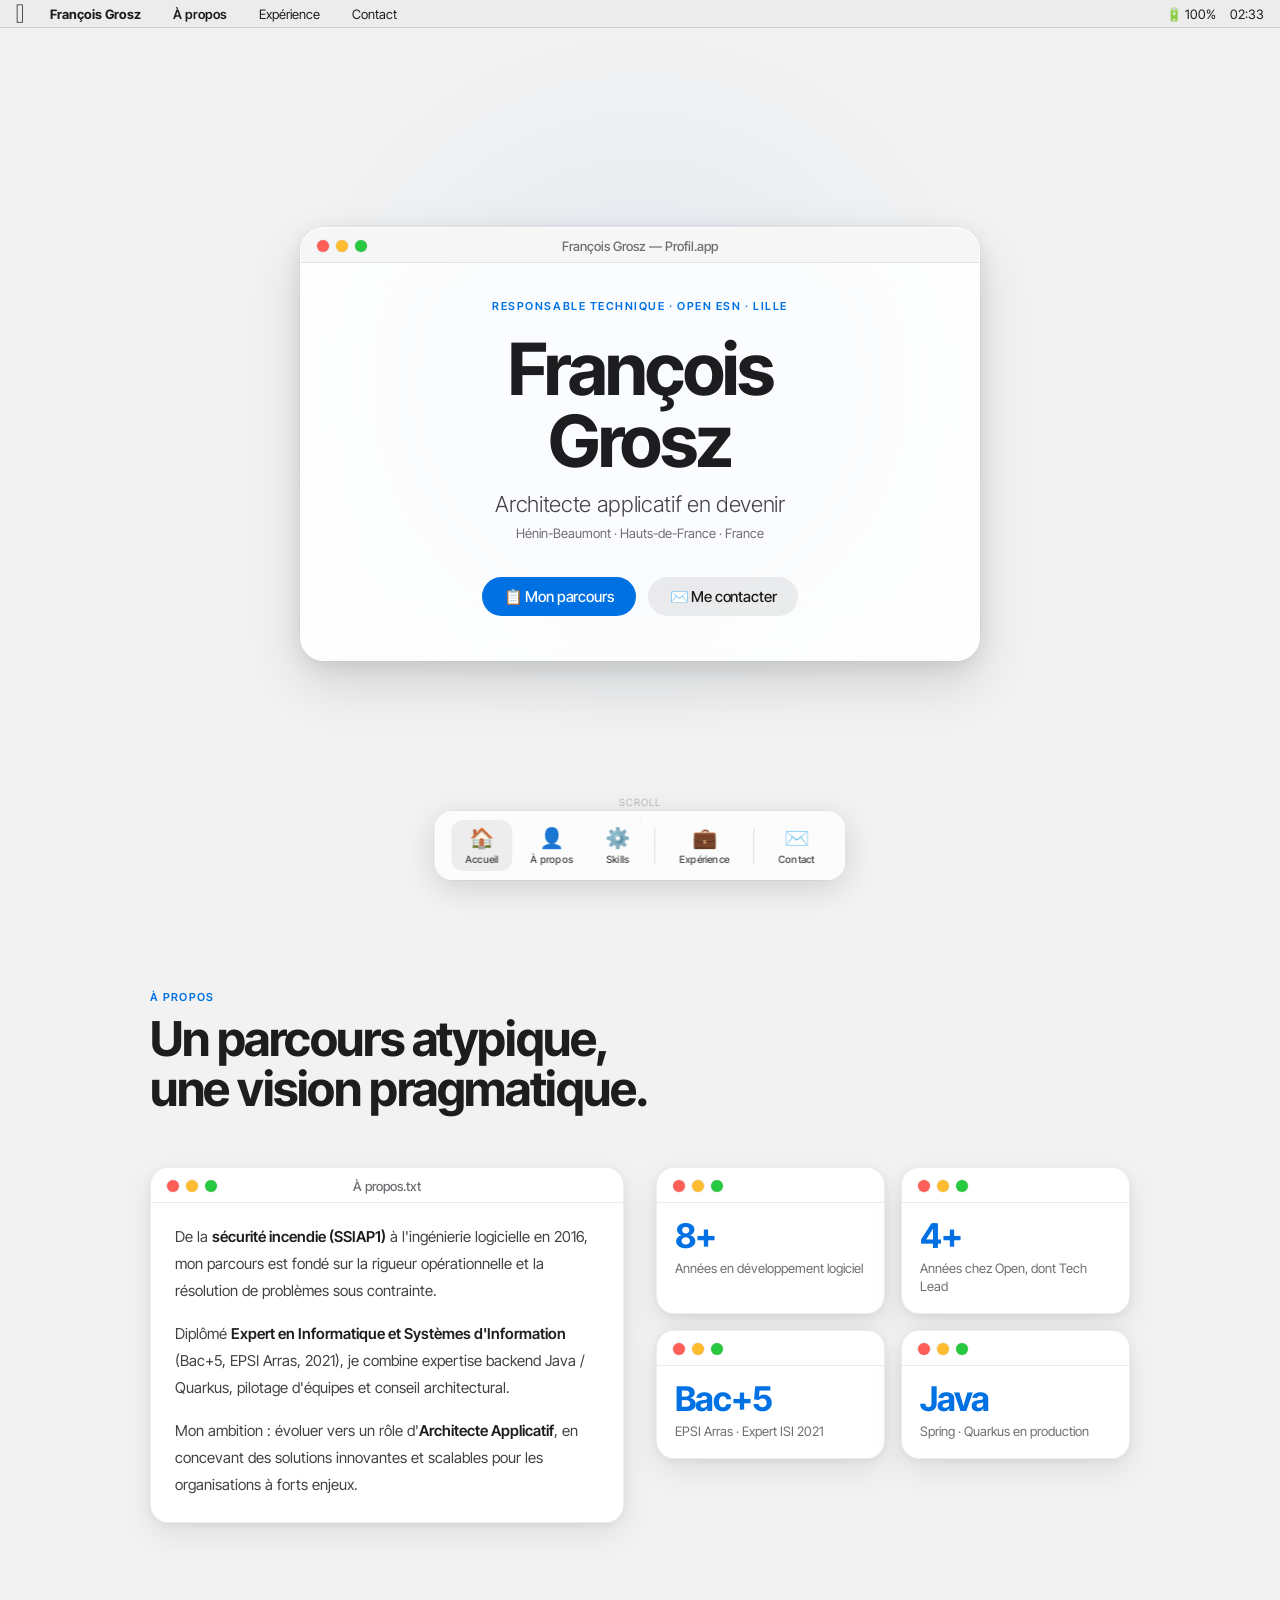
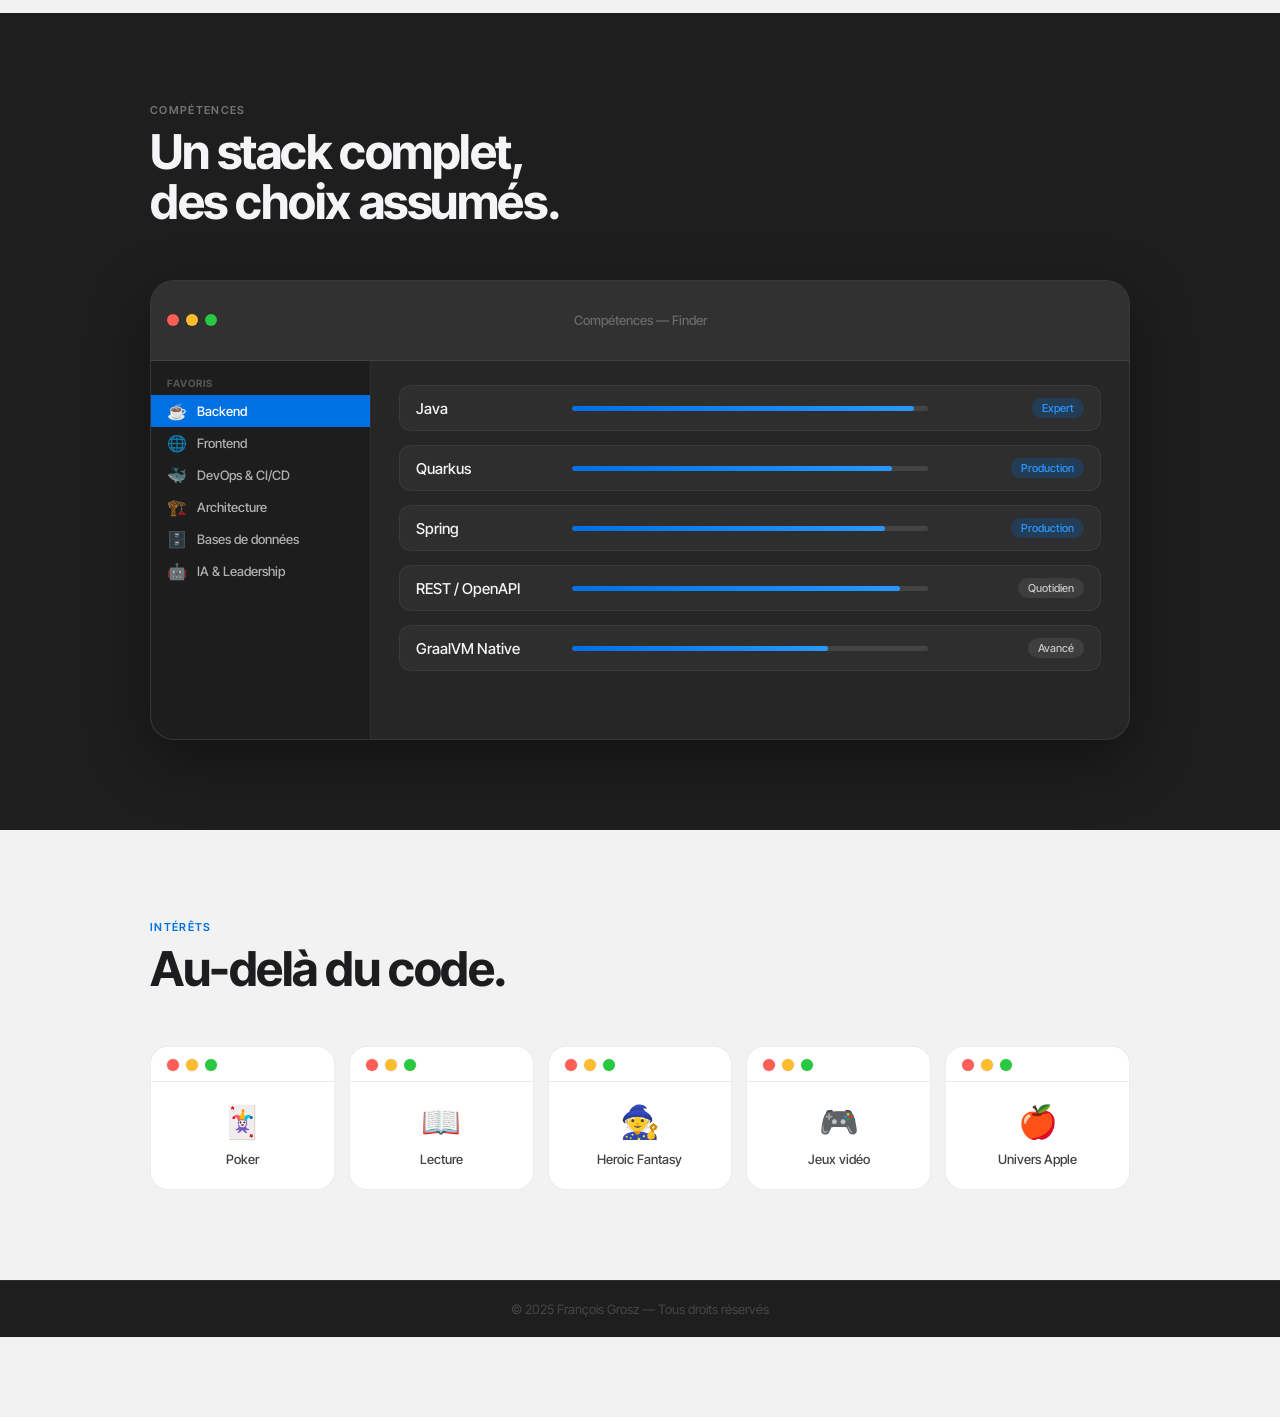
<file: index.html>
<!DOCTYPE html>
<html lang="fr">
<head>
  <meta charset="UTF-8" />
  <meta name="viewport" content="width=device-width, initial-scale=1.0" />
  <title>François Grosz — Responsable Technique</title>
  <link rel="preconnect" href="https://fonts.googleapis.com" />
  <link rel="preconnect" href="https://fonts.gstatic.com" crossorigin />
  <link href="https://fonts.googleapis.com/css2?family=Inter+Tight:ital,wght@0,300;0,400;0,500;0,600;0,700;1,300&display=swap" rel="stylesheet" />
  <link rel="stylesheet" href="style.css" />
</head>
<body>

  <!-- MENUBAR -->
  <div class="menubar">
    <span class="menubar-apple">&#63743;</span>
    <span class="menubar-item bold">François Grosz</span>
    <a href="index.html" class="menubar-item active">À propos</a>
    <a href="experience.html" class="menubar-item">Expérience</a>
    <a href="contact.html" class="menubar-item">Contact</a>
    <div class="menubar-right">
      <span>🔋 100%</span>
      <span id="menubar-time">--:--</span>
    </div>
  </div>

  <!-- HERO -->
  <section class="hero" id="top" style="min-height:calc(100vh - 28px);">
    <div class="hero-terminal">
      <div class="traffic-lights">
        <span class="tl tl-red"></span>
        <span class="tl tl-yellow"></span>
        <span class="tl tl-green"></span>
        <span class="window-title">François Grosz — Profil.app</span>
      </div>
      <div class="hero-content">
        <p class="hero-eyebrow">Responsable Technique · Open ESN · Lille</p>
        <h1 class="hero-name">François<br>Grosz</h1>
        <p class="hero-title">Architecte applicatif en devenir</p>
        <p class="hero-sub">Hénin-Beaumont · Hauts-de-France · France</p>
        <div class="hero-buttons">
          <a href="experience.html" class="btn btn-primary">📋 Mon parcours</a>
          <a href="contact.html" class="btn btn-secondary">✉️ Me contacter</a>
        </div>
      </div>
    </div>
    <div class="scroll-hint">
      <span>Scroll</span>
      <div class="scroll-line"></div>
    </div>
  </section>

  <!-- ABOUT -->
  <section id="about">
    <div class="container">
      <p class="section-label">À propos</p>
      <h2 class="section-title">Un parcours atypique,<br>une vision pragmatique.</h2>
      <div class="about-grid">
        <div class="about-text-win mac-window">
          <div class="traffic-lights">
            <span class="tl tl-red"></span><span class="tl tl-yellow"></span><span class="tl tl-green"></span>
            <span class="window-title">À propos.txt</span>
          </div>
          <div class="mac-window-body">
            <p>De la <strong>sécurité incendie (SSIAP1)</strong> à l'ingénierie logicielle en 2016, mon parcours est fondé sur la rigueur opérationnelle et la résolution de problèmes sous contrainte.</p>
            <p>Diplômé <strong>Expert en Informatique et Systèmes d'Information</strong> (Bac+5, EPSI Arras, 2021), je combine expertise backend Java / Quarkus, pilotage d'équipes et conseil architectural.</p>
            <p>Mon ambition : évoluer vers un rôle d'<strong>Architecte Applicatif</strong>, en concevant des solutions innovantes et scalables pour les organisations à forts enjeux.</p>
          </div>
        </div>
        <div class="about-stats">
          <div class="mac-window stat-win">
            <div class="traffic-lights"><span class="tl tl-red"></span><span class="tl tl-yellow"></span><span class="tl tl-green"></span></div>
            <div class="mac-window-body"><div class="stat-number">8+</div><div class="stat-label">Années en développement logiciel</div></div>
          </div>
          <div class="mac-window stat-win">
            <div class="traffic-lights"><span class="tl tl-red"></span><span class="tl tl-yellow"></span><span class="tl tl-green"></span></div>
            <div class="mac-window-body"><div class="stat-number">4+</div><div class="stat-label">Années chez Open, dont Tech Lead</div></div>
          </div>
          <div class="mac-window stat-win">
            <div class="traffic-lights"><span class="tl tl-red"></span><span class="tl tl-yellow"></span><span class="tl tl-green"></span></div>
            <div class="mac-window-body"><div class="stat-number">Bac+5</div><div class="stat-label">EPSI Arras · Expert ISI 2021</div></div>
          </div>
          <div class="mac-window stat-win">
            <div class="traffic-lights"><span class="tl tl-red"></span><span class="tl tl-yellow"></span><span class="tl tl-green"></span></div>
            <div class="mac-window-body"><div class="stat-number">Java</div><div class="stat-label">Spring · Quarkus en production</div></div>
          </div>
        </div>
      </div>
    </div>
  </section>

  <!-- SKILLS -->
  <section id="skills">
    <div class="container">
      <p class="section-label d">Compétences</p>
      <h2 class="section-title d">Un stack complet,<br>des choix assumés.</h2>
      <div class="skills-finder">
        <div class="finder-titlebar">
          <div class="finder-tl-wrap">
            <span class="tl tl-red"></span><span class="tl tl-yellow"></span><span class="tl tl-green"></span>
          </div>
          <span class="window-title d" style="position:absolute;left:50%;transform:translateX(-50%);">Compétences — Finder</span>
        </div>
        <div class="finder-sidebar">
          <div class="finder-sidebar-group">
            <div class="finder-sidebar-heading">Favoris</div>
            <div class="finder-sidebar-item active" data-panel="backend"><span class="finder-sidebar-item-icon">☕</span> Backend</div>
            <div class="finder-sidebar-item" data-panel="frontend"><span class="finder-sidebar-item-icon">🌐</span> Frontend</div>
            <div class="finder-sidebar-item" data-panel="devops"><span class="finder-sidebar-item-icon">🐳</span> DevOps & CI/CD</div>
            <div class="finder-sidebar-item" data-panel="archi"><span class="finder-sidebar-item-icon">🏗️</span> Architecture</div>
            <div class="finder-sidebar-item" data-panel="db"><span class="finder-sidebar-item-icon">🗄️</span> Bases de données</div>
            <div class="finder-sidebar-item" data-panel="lead"><span class="finder-sidebar-item-icon">🤖</span> IA & Leadership</div>
          </div>
        </div>
        <div class="finder-content">
          <div class="skills-panel active" id="panel-backend">
            <div class="skill-row"><div class="skill-row-name">Java</div><div class="skill-bar-track"><div class="skill-bar-fill" style="--target-width:96%"></div></div><div class="skill-row-tags"><span class="stag a">Expert</span></div></div>
            <div class="skill-row"><div class="skill-row-name">Quarkus</div><div class="skill-bar-track"><div class="skill-bar-fill" style="--target-width:90%"></div></div><div class="skill-row-tags"><span class="stag a">Production</span></div></div>
            <div class="skill-row"><div class="skill-row-name">Spring</div><div class="skill-bar-track"><div class="skill-bar-fill" style="--target-width:88%"></div></div><div class="skill-row-tags"><span class="stag a">Production</span></div></div>
            <div class="skill-row"><div class="skill-row-name">REST / OpenAPI</div><div class="skill-bar-track"><div class="skill-bar-fill" style="--target-width:92%"></div></div><div class="skill-row-tags"><span class="stag">Quotidien</span></div></div>
            <div class="skill-row"><div class="skill-row-name">GraalVM Native</div><div class="skill-bar-track"><div class="skill-bar-fill" style="--target-width:72%"></div></div><div class="skill-row-tags"><span class="stag">Avancé</span></div></div>
          </div>
          <div class="skills-panel" id="panel-frontend">
            <div class="skill-row"><div class="skill-row-name">Angular</div><div class="skill-bar-track"><div class="skill-bar-fill" style="--target-width:80%"></div></div><div class="skill-row-tags"><span class="stag a">Production</span></div></div>
            <div class="skill-row"><div class="skill-row-name">EmberJS</div><div class="skill-bar-track"><div class="skill-bar-fill" style="--target-width:70%"></div></div><div class="skill-row-tags"><span class="stag a">Production</span></div></div>
            <div class="skill-row"><div class="skill-row-name">HTML / CSS</div><div class="skill-bar-track"><div class="skill-bar-fill" style="--target-width:82%"></div></div><div class="skill-row-tags"><span class="stag">Confirmé</span></div></div>
			<div class="skill-row"><div class="skill-row-name">JavaScript</div><div class="skill-bar-track"><div class="skill-bar-fill" style="--target-width:78%"></div></div><div class="skill-row-tags"><span class="stag">Confirmé</span></div></div>
		  </div>
          <div class="skills-panel" id="panel-devops">
            <div class="skill-row"><div class="skill-row-name">GitLab CI/CD</div><div class="skill-bar-track"><div class="skill-bar-fill" style="--target-width:84%"></div></div><div class="skill-row-tags"><span class="stag a">Mis en place</span></div></div>
			<div class="skill-row"><div class="skill-row-name">Docker</div><div class="skill-bar-track"><div class="skill-bar-fill" style="--target-width:88%"></div></div><div class="skill-row-tags"><span class="stag a">Production</span></div></div>
            <div class="skill-row"><div class="skill-row-name">Tomcat / GlassFish</div><div class="skill-bar-track"><div class="skill-bar-fill" style="--target-width:74%"></div></div><div class="skill-row-tags"><span class="stag a">Production</span></div></div>
            <div class="skill-row"><div class="skill-row-name">Linux / WSL</div><div class="skill-bar-track"><div class="skill-bar-fill" style="--target-width:78%"></div></div><div class="skill-row-tags"><span class="stag">Avancé</span></div></div>
		  </div>
          <div class="skills-panel" id="panel-archi">
            <div class="skill-row"><div class="skill-row-name">Microservices</div><div class="skill-bar-track"><div class="skill-bar-fill" style="--target-width:86%"></div></div><div class="skill-row-tags"><span class="stag a">Production</span></div></div>
            <div class="skill-row"><div class="skill-row-name">DDD</div><div class="skill-bar-track"><div class="skill-bar-fill" style="--target-width:78%"></div></div><div class="skill-row-tags"><span class="stag a">Production</span></div></div>
            <div class="skill-row"><div class="skill-row-name">Monolithique</div><div class="skill-bar-track"><div class="skill-bar-fill" style="--target-width:90%"></div></div><div class="skill-row-tags"><span class="stag a">Production</span></div></div>
          </div>
          <div class="skills-panel" id="panel-db">
            <div class="skill-row"><div class="skill-row-name">PostgreSQL</div><div class="skill-bar-track"><div class="skill-bar-fill" style="--target-width:82%"></div></div><div class="skill-row-tags"><span class="stag a">Production</span></div></div>
            <div class="skill-row"><div class="skill-row-name">Oracle</div><div class="skill-bar-track"><div class="skill-bar-fill" style="--target-width:74%"></div></div><div class="skill-row-tags"><span class="stag a">Production</span></div></div>
            <div class="skill-row"><div class="skill-row-name">MySQL</div><div class="skill-bar-track"><div class="skill-bar-fill" style="--target-width:76%"></div></div><div class="skill-row-tags"><span class="stag a">Production</span></div></div>
          </div>
          <div class="skills-panel" id="panel-lead">
            <div class="skill-row"><div class="skill-row-name">IA Générative</div><div class="skill-bar-track"><div class="skill-bar-fill" style="--target-width:80%"></div></div><div class="skill-row-tags"><span class="stag a">Appliquée</span></div></div>
            <div class="skill-row"><div class="skill-row-name">Prompt Engineering</div><div class="skill-bar-track"><div class="skill-bar-fill" style="--target-width:76%"></div></div><div class="skill-row-tags"><span class="stag a">Avancé</span></div></div>
            <div class="skill-row"><div class="skill-row-name">Scrum / Kanban</div><div class="skill-bar-track"><div class="skill-bar-fill" style="--target-width:90%"></div></div><div class="skill-row-tags"><span class="stag">Animé</span></div></div>
            <div class="skill-row"><div class="skill-row-name">Mentorat</div><div class="skill-bar-track"><div class="skill-bar-fill" style="--target-width:88%"></div></div><div class="skill-row-tags"><span class="stag">Quotidien</span></div></div>
          </div>
        </div>
      </div>
    </div>
  </section>

  <!-- INTERESTS -->
  <section id="interests">
    <div class="container">
      <p class="section-label">Intérêts</p>
      <h2 class="section-title">Au-delà du code.</h2>
      <div class="interests-grid">
        <div class="interest-win">
          <div class="traffic-lights"><span class="tl tl-red"></span><span class="tl tl-yellow"></span><span class="tl tl-green"></span></div>
          <div class="mac-window-body"><div class="interest-icon">🃏</div><div class="interest-label">Poker</div></div>
        </div>
        <div class="interest-win">
          <div class="traffic-lights"><span class="tl tl-red"></span><span class="tl tl-yellow"></span><span class="tl tl-green"></span></div>
          <div class="mac-window-body"><div class="interest-icon">📖</div><div class="interest-label">Lecture</div></div>
        </div>
        <div class="interest-win">
          <div class="traffic-lights"><span class="tl tl-red"></span><span class="tl tl-yellow"></span><span class="tl tl-green"></span></div>
          <div class="mac-window-body"><div class="interest-icon">🧙</div><div class="interest-label">Heroic Fantasy</div></div>
        </div>
        <div class="interest-win">
          <div class="traffic-lights"><span class="tl tl-red"></span><span class="tl tl-yellow"></span><span class="tl tl-green"></span></div>
          <div class="mac-window-body"><div class="interest-icon">🎮</div><div class="interest-label">Jeux vidéo</div></div>
        </div>
        <div class="interest-win">
          <div class="traffic-lights"><span class="tl tl-red"></span><span class="tl tl-yellow"></span><span class="tl tl-green"></span></div>
          <div class="mac-window-body"><div class="interest-icon">🍎</div><div class="interest-label">Univers Apple</div></div>
        </div>
      </div>
    </div>
  </section>

  <footer><p>© 2025 François Grosz — Tous droits réservés</p></footer>

  <!-- DOCK -->
  <nav class="dock">
    <a href="index.html" class="dock-item active"><span class="dock-item-icon">🏠</span><span class="dock-item-label">Accueil</span></a>
    <a href="#about" class="dock-item"><span class="dock-item-icon">👤</span><span class="dock-item-label">À propos</span></a>
    <a href="#skills" class="dock-item"><span class="dock-item-icon">⚙️</span><span class="dock-item-label">Skills</span></a>
    <div class="dock-separator"></div>
    <a href="experience.html" class="dock-item"><span class="dock-item-icon">💼</span><span class="dock-item-label">Expérience</span></a>
    <div class="dock-separator"></div>
    <a href="contact.html" class="dock-item"><span class="dock-item-icon">✉️</span><span class="dock-item-label">Contact</span></a>
  </nav>

  <script>
    function updateClock() {
      const now = new Date();
      document.getElementById('menubar-time').textContent =
        String(now.getHours()).padStart(2,'0') + ':' + String(now.getMinutes()).padStart(2,'0');
    }
    updateClock(); setInterval(updateClock, 10000);

    document.querySelectorAll('.finder-sidebar-item').forEach(item => {
      item.addEventListener('click', () => {
        const panel = item.dataset.panel;
        document.querySelectorAll('.finder-sidebar-item').forEach(i => i.classList.remove('active'));
        document.querySelectorAll('.skills-panel').forEach(p => p.classList.remove('active'));
        item.classList.add('active');
        const el = document.getElementById('panel-' + panel);
        el.classList.add('active');
        el.querySelectorAll('.skill-bar-fill').forEach(bar => {
          bar.classList.remove('animated');
          requestAnimationFrame(() => requestAnimationFrame(() => bar.classList.add('animated')));
        });
      });
    });

    const skillsObs = new IntersectionObserver(entries => {
      if (entries[0].isIntersecting) {
        document.querySelectorAll('.skills-panel.active .skill-bar-fill').forEach(b => b.classList.add('animated'));
        skillsObs.disconnect();
      }
    }, { threshold: 0.2 });
    skillsObs.observe(document.getElementById('skills'));
  </script>
</body>
</html>
</file>
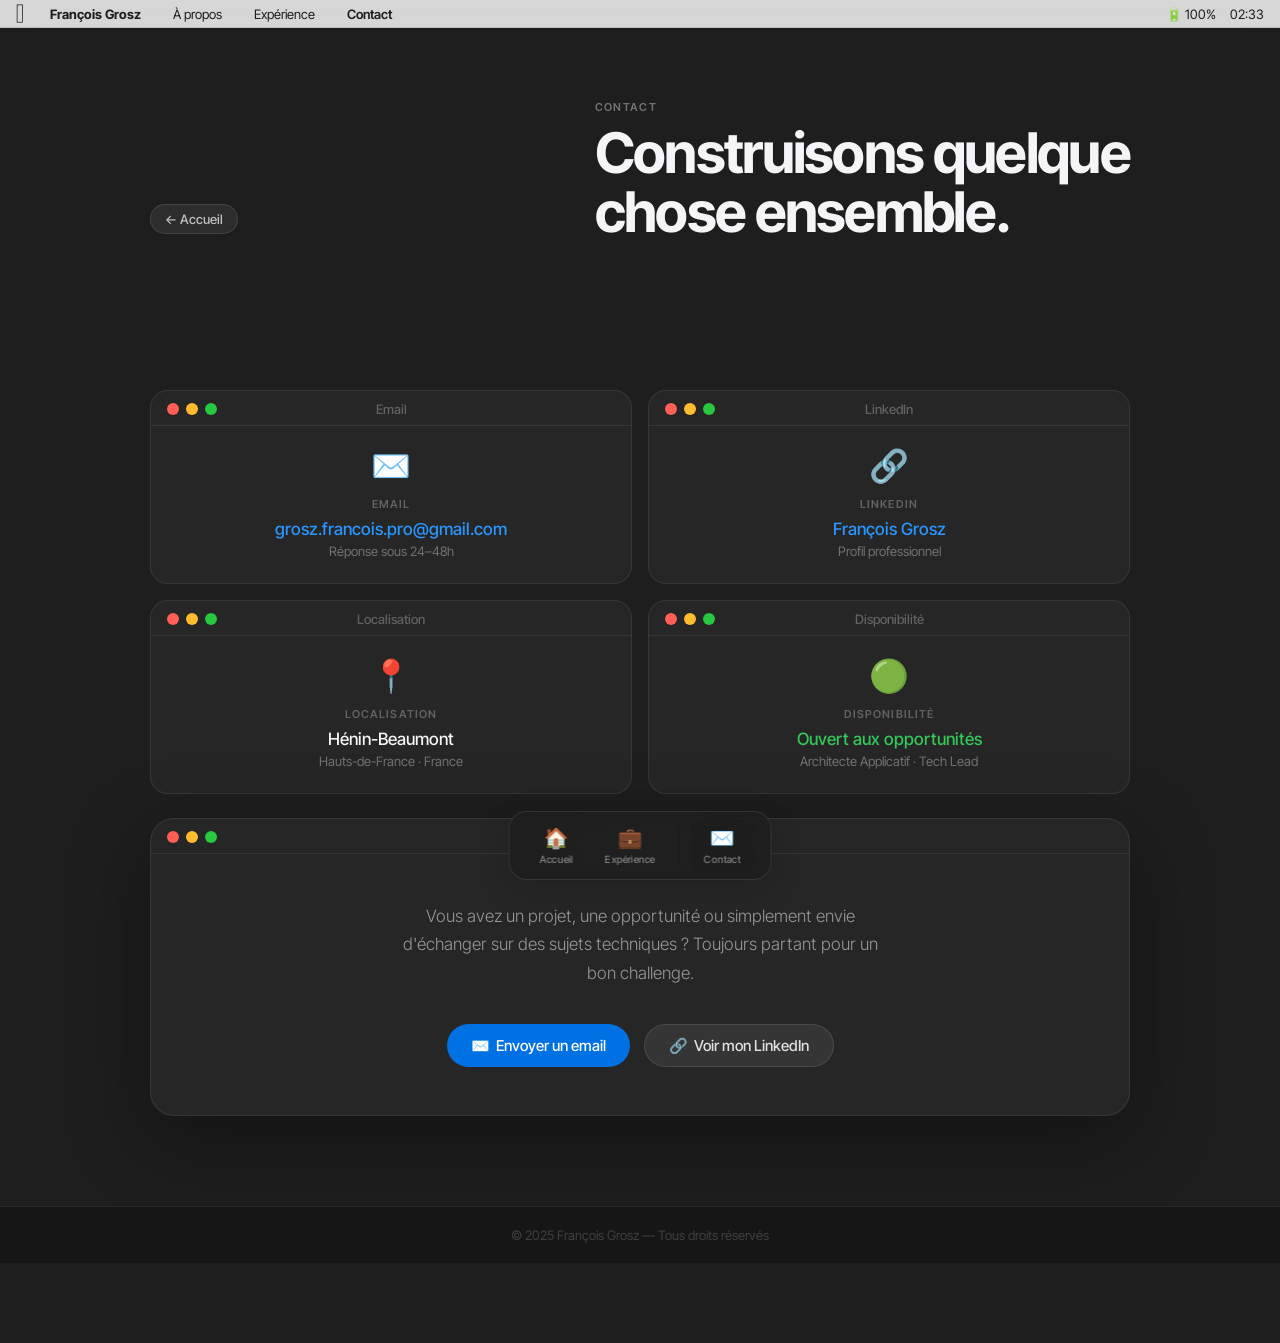
<file: contact.html>
<!DOCTYPE html>
<html lang="fr">
<head>
  <meta charset="UTF-8" />
  <meta name="viewport" content="width=device-width, initial-scale=1.0" />
  <title>Contact — François Grosz</title>
  <link rel="preconnect" href="https://fonts.googleapis.com" />
  <link rel="preconnect" href="https://fonts.gstatic.com" crossorigin />
  <link href="https://fonts.googleapis.com/css2?family=Inter+Tight:ital,wght@0,300;0,400;0,500;0,600;0,700;1,300&display=swap" rel="stylesheet" />
  <link rel="stylesheet" href="style.css" />
  <style>
    body { background: var(--macos-dark-bg); }
    .page-hero { background: var(--macos-dark-bg); }
    .page-hero .section-label { color: rgba(255,255,255,0.38); }
    .page-hero .section-title { color: #f5f5f7; }
    .page-hero-back { background: rgba(255,255,255,0.07); color: rgba(255,255,255,0.7); border: 1px solid rgba(255,255,255,0.1); }
    .page-hero-back:hover { background: rgba(255,255,255,0.12); color: #fff; }

    #contact { background: var(--macos-dark-bg); padding-top: 20px; }

    .contact-details-grid {
      display: grid;
      grid-template-columns: 1fr 1fr;
      gap: 16px;
      margin-top: 52px;
      margin-bottom: 24px;
    }

    .contact-detail-win {
      background: rgba(255,255,255,0.04);
      border: 1px solid var(--macos-separator-d);
      border-radius: var(--radius-lg);
      overflow: hidden;
      transition: background 0.2s ease, transform 0.3s cubic-bezier(0.25,0.1,0.25,1);
    }
    .contact-detail-win:hover { background: rgba(255,255,255,0.07); transform: translateY(-3px); }
    .contact-detail-win .traffic-lights { border-bottom-color: var(--macos-separator-d); }
    .contact-detail-win .mac-window-body { padding: 20px 24px 24px; }

    .contact-detail-icon { font-size: 32px; margin-bottom: 12px; }
    .contact-detail-label { font-size: var(--t-11); font-weight: 600; letter-spacing: 0.1em; text-transform: uppercase; color: rgba(255,255,255,0.28); margin-bottom: 8px; }
    .contact-detail-value { font-size: var(--t-17); font-weight: 500; color: #f5f5f7; }
    .contact-detail-value a { color: var(--accent-light); text-decoration: none; transition: opacity 0.2s ease; }
    .contact-detail-value a:hover { opacity: 0.75; }
    .contact-detail-sub { font-size: var(--t-13); color: rgba(255,255,255,0.35); margin-top: 4px; }

    .contact-cta-win {
      background: rgba(255,255,255,0.04);
      border: 1px solid var(--macos-separator-d);
      border-radius: var(--radius-xl);
      overflow: hidden;
      box-shadow: 0 24px 80px rgba(0,0,0,0.4);
    }
    .contact-cta-win .traffic-lights { border-bottom-color: var(--macos-separator-d); }
    .contact-cta-win .mac-window-body { padding: 48px; text-align: center; }

    .dock { background: rgba(30,30,30,0.82); border-color: rgba(255,255,255,0.1); }
    .dock-item-label { color: rgba(255,255,255,0.45); }
    .dock-item:hover { background: rgba(255,255,255,0.08); }

    footer { background: #161616; }
  </style>
</head>
<body>

  <!-- MENUBAR -->
  <div class="menubar">
    <span class="menubar-apple">&#63743;</span>
    <span class="menubar-item bold">François Grosz</span>
    <a href="index.html" class="menubar-item">À propos</a>
    <a href="experience.html" class="menubar-item">Expérience</a>
    <a href="contact.html" class="menubar-item active">Contact</a>
    <div class="menubar-right">
      <span>🔋 100%</span>
      <span id="menubar-time">--:--</span>
    </div>
  </div>

  <!-- PAGE HERO -->
  <div class="page-hero">
    <div class="container">
      <a href="index.html" class="page-hero-back">← Accueil</a>
      <div>
        <p class="section-label">Contact</p>
        <h1 class="section-title" style="font-size:clamp(36px,5vw,56px);">Construisons quelque<br>chose ensemble.</h1>
      </div>
    </div>
  </div>

  <!-- CONTACT -->
  <section id="contact">
    <div class="container">

      <div class="contact-details-grid">

        <div class="contact-detail-win">
          <div class="traffic-lights">
            <span class="tl tl-red"></span><span class="tl tl-yellow"></span><span class="tl tl-green"></span>
            <span class="window-title d">Email</span>
          </div>
          <div class="mac-window-body">
            <div class="contact-detail-icon">✉️</div>
            <div class="contact-detail-label">Email</div>
            <div class="contact-detail-value">
              <a href="mailto:grosz.francois.pro@gmail.com">grosz.francois.pro@gmail.com</a>
            </div>
            <div class="contact-detail-sub">Réponse sous 24–48h</div>
          </div>
        </div>

        <div class="contact-detail-win">
          <div class="traffic-lights">
            <span class="tl tl-red"></span><span class="tl tl-yellow"></span><span class="tl tl-green"></span>
            <span class="window-title d">LinkedIn</span>
          </div>
          <div class="mac-window-body">
            <div class="contact-detail-icon">🔗</div>
            <div class="contact-detail-label">LinkedIn</div>
            <div class="contact-detail-value">
              <a href="https://www.linkedin.com/in/fran%C3%A7ois-grosz-530736163/" target="_blank">François Grosz</a>
            </div>
            <div class="contact-detail-sub">Profil professionnel</div>
          </div>
        </div>

        <div class="contact-detail-win">
          <div class="traffic-lights">
            <span class="tl tl-red"></span><span class="tl tl-yellow"></span><span class="tl tl-green"></span>
            <span class="window-title d">Localisation</span>
          </div>
          <div class="mac-window-body">
            <div class="contact-detail-icon">📍</div>
            <div class="contact-detail-label">Localisation</div>
            <div class="contact-detail-value" style="color:#f5f5f7;">Hénin-Beaumont</div>
            <div class="contact-detail-sub">Hauts-de-France · France</div>
          </div>
        </div>

        <div class="contact-detail-win">
          <div class="traffic-lights">
            <span class="tl tl-red"></span><span class="tl tl-yellow"></span><span class="tl tl-green"></span>
            <span class="window-title d">Disponibilité</span>
          </div>
          <div class="mac-window-body">
            <div class="contact-detail-icon">🟢</div>
            <div class="contact-detail-label">Disponibilité</div>
            <div class="contact-detail-value" style="color:#34c759;">Ouvert aux opportunités</div>
            <div class="contact-detail-sub">Architecte Applicatif · Tech Lead</div>
          </div>
        </div>

      </div>

      <!-- CTA principal -->
      <div class="contact-cta-win">
        <div class="traffic-lights">
          <span class="tl tl-red"></span><span class="tl tl-yellow"></span><span class="tl tl-green"></span>
          <span class="window-title d">Nouveau message</span>
        </div>
        <div class="mac-window-body">
          <p class="contact-intro">Vous avez un projet, une opportunité ou simplement envie d'échanger sur des sujets techniques ? Toujours partant pour un bon challenge.</p>
          <div class="contact-links">
            <a href="mailto:grosz.francois.pro@gmail.com" class="contact-link mail">✉️ &nbsp;Envoyer un email</a>
            <a href="https://www.linkedin.com/in/fran%C3%A7ois-grosz-530736163/" target="_blank" class="contact-link linkedin">🔗 &nbsp;Voir mon LinkedIn</a>
          </div>
        </div>
      </div>

    </div>
  </section>

  <footer><p>© 2025 François Grosz — Tous droits réservés</p></footer>

  <!-- DOCK -->
  <nav class="dock">
    <a href="index.html" class="dock-item"><span class="dock-item-icon">🏠</span><span class="dock-item-label">Accueil</span></a>
    <a href="experience.html" class="dock-item"><span class="dock-item-icon">💼</span><span class="dock-item-label">Expérience</span></a>
    <div class="dock-separator"></div>
    <a href="contact.html" class="dock-item active"><span class="dock-item-icon">✉️</span><span class="dock-item-label">Contact</span></a>
  </nav>

  <script>
    function updateClock() {
      const now = new Date();
      document.getElementById('menubar-time').textContent =
        String(now.getHours()).padStart(2,'0') + ':' + String(now.getMinutes()).padStart(2,'0');
    }
    updateClock(); setInterval(updateClock, 10000);
  </script>
</body>
</html>
</file>
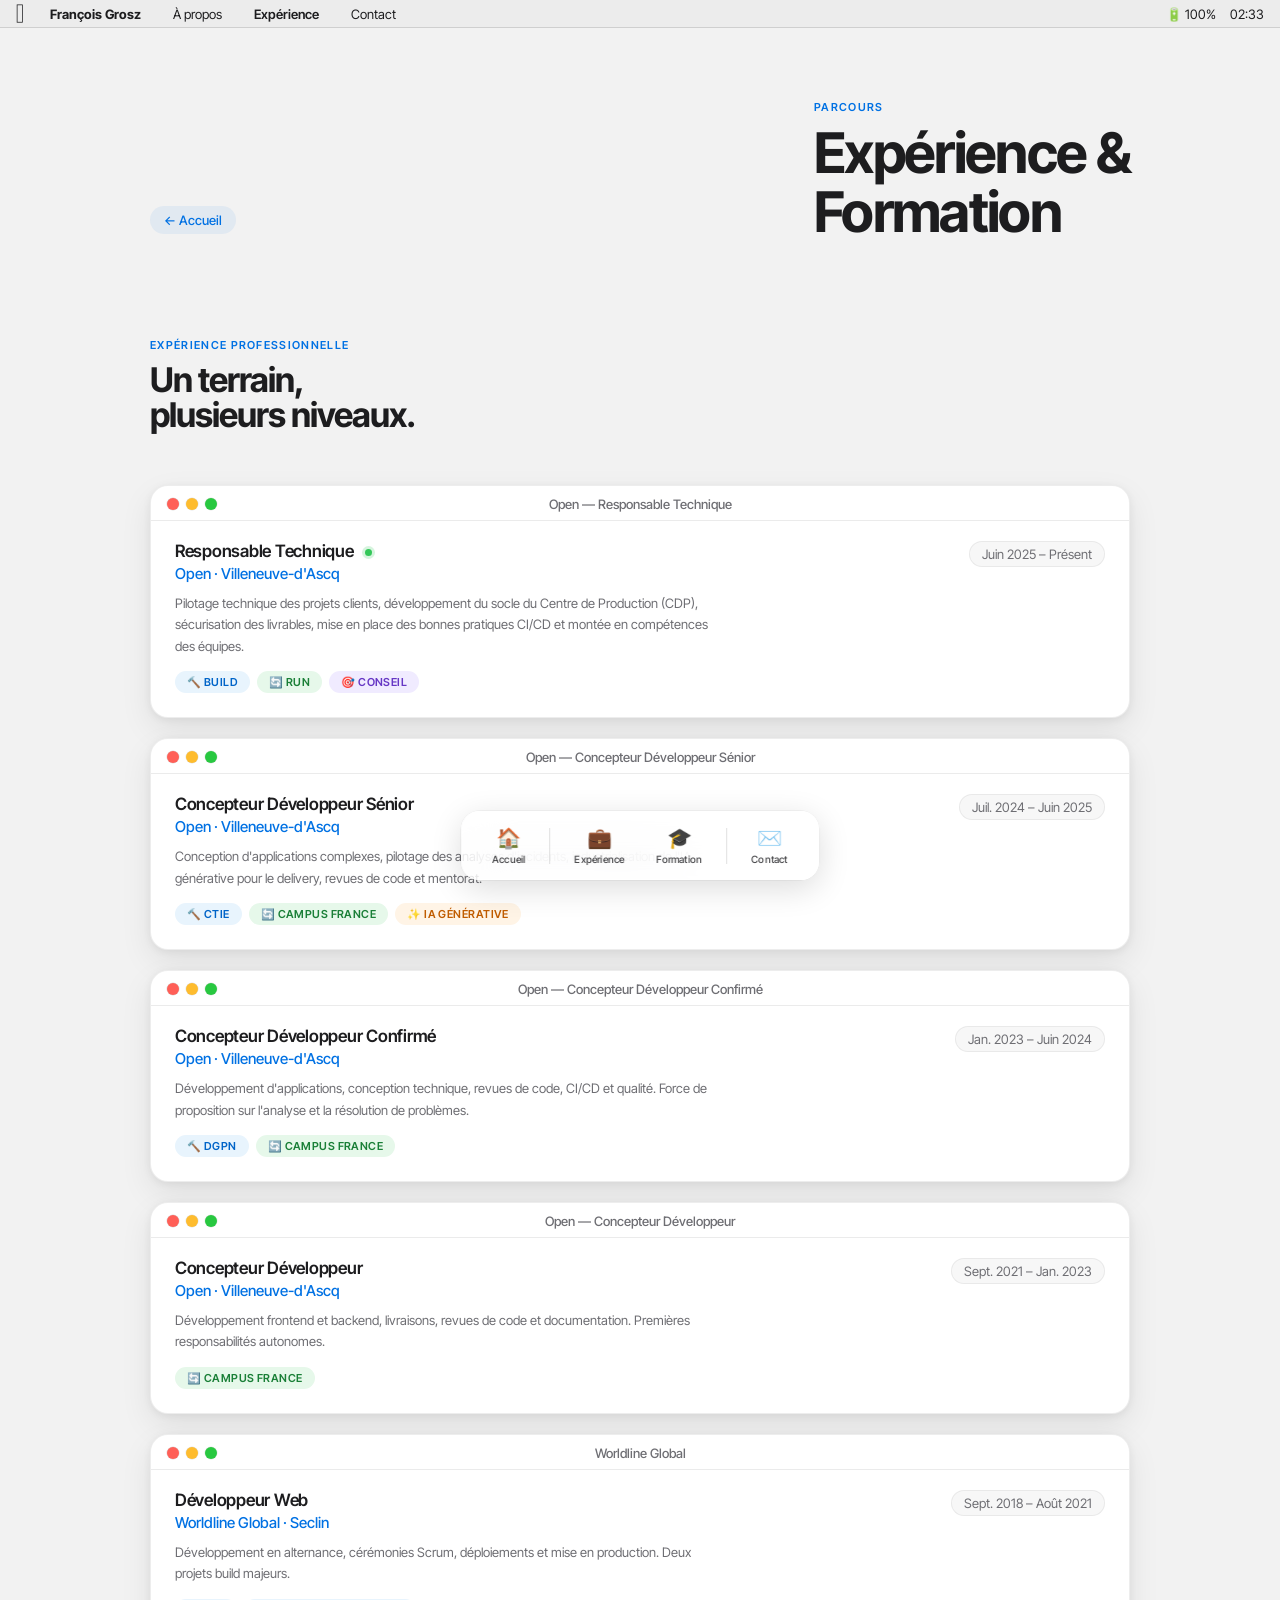
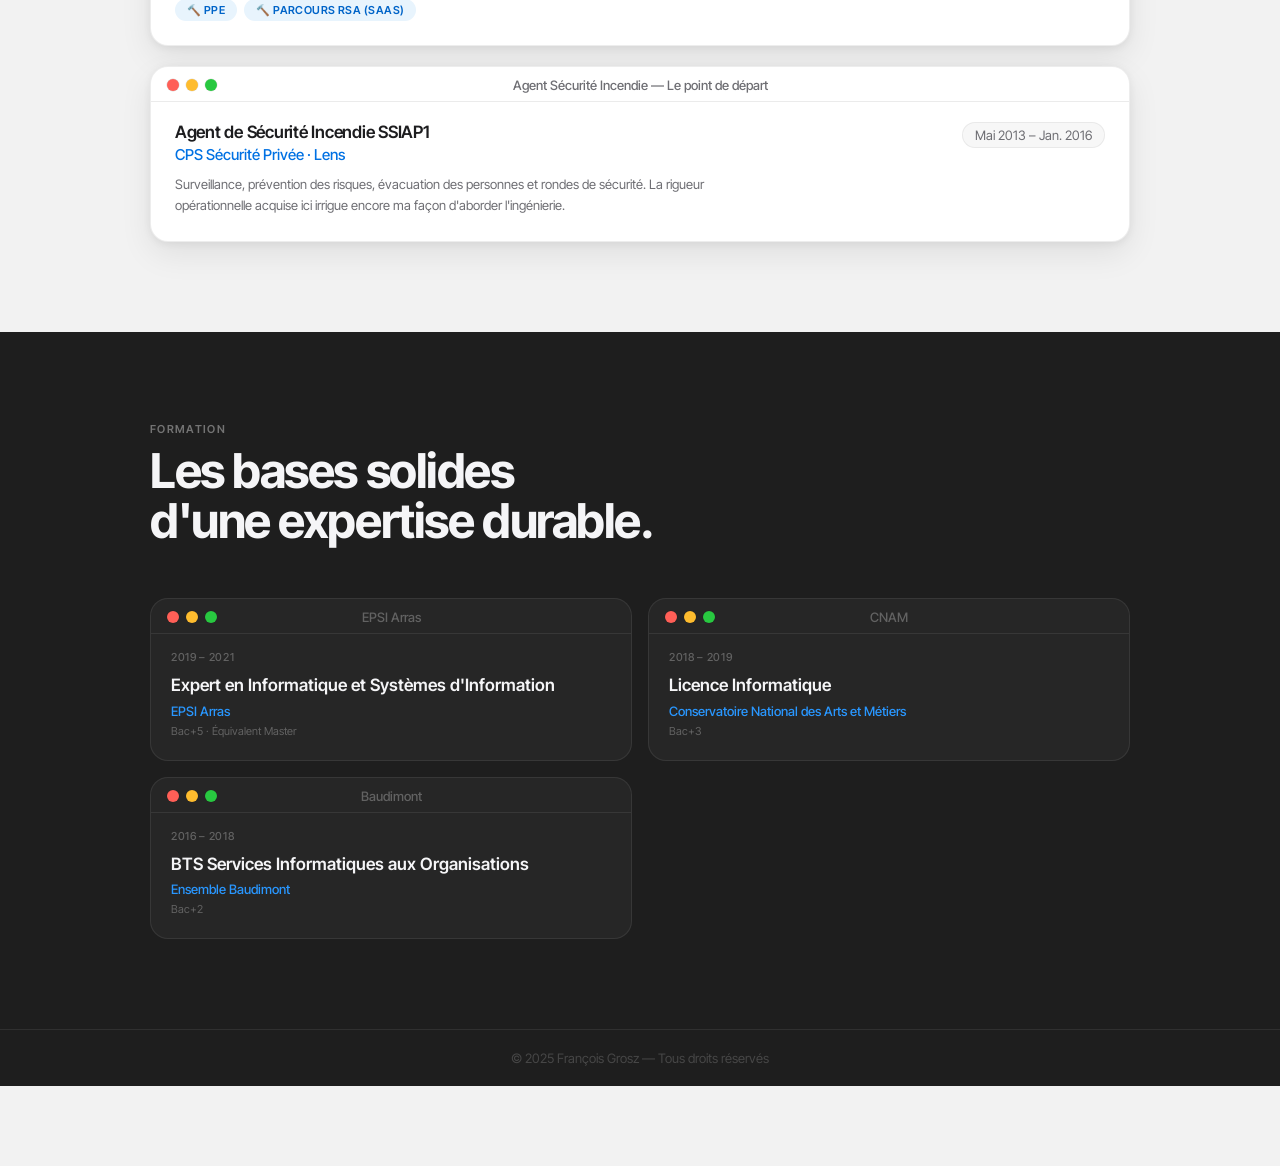
<file: experience.html>
<!DOCTYPE html>
<html lang="fr">
<head>
  <meta charset="UTF-8" />
  <meta name="viewport" content="width=device-width, initial-scale=1.0" />
  <title>Expérience — François Grosz</title>
  <link rel="preconnect" href="https://fonts.googleapis.com" />
  <link rel="preconnect" href="https://fonts.gstatic.com" crossorigin />
  <link href="https://fonts.googleapis.com/css2?family=Inter+Tight:ital,wght@0,300;0,400;0,500;0,600;0,700;1,300&display=swap" rel="stylesheet" />
  <link rel="stylesheet" href="style.css" />
</head>
<body>

  <!-- MENUBAR -->
  <div class="menubar">
    <span class="menubar-apple">&#63743;</span>
    <span class="menubar-item bold">François Grosz</span>
    <a href="index.html" class="menubar-item">À propos</a>
    <a href="experience.html" class="menubar-item active">Expérience</a>
    <a href="contact.html" class="menubar-item">Contact</a>
    <div class="menubar-right">
      <span>🔋 100%</span>
      <span id="menubar-time">--:--</span>
    </div>
  </div>

  <!-- PAGE HERO -->
  <div class="page-hero">
    <div class="container">
      <a href="index.html" class="page-hero-back">← Accueil</a>
      <div>
        <p class="section-label">Parcours</p>
        <h1 class="section-title" style="font-size:clamp(36px,5vw,56px);">Expérience &<br>Formation</h1>
      </div>
    </div>
  </div>

  <!-- EXPERIENCE -->
  <section id="experience" style="padding-top:20px;">
    <div class="container">
      <p class="section-label">Expérience professionnelle</p>
      <h2 class="section-title" style="font-size:var(--t-34); margin-bottom:40px;">Un terrain,<br>plusieurs niveaux.</h2>

      <div class="exp-list">

        <div class="mac-window exp-win">
          <div class="traffic-lights">
            <span class="tl tl-red"></span><span class="tl tl-yellow"></span><span class="tl tl-green"></span>
            <span class="window-title">Open — Responsable Technique</span>
          </div>
          <div class="mac-window-body">
            <div>
              <div class="exp-role">Responsable Technique <span class="exp-current-dot"></span></div>
              <div class="exp-company">Open · Villeneuve-d'Ascq</div>
              <p class="exp-desc">Pilotage technique des projets clients, développement du socle du Centre de Production (CDP), sécurisation des livrables, mise en place des bonnes pratiques CI/CD et montée en compétences des équipes.</p>
              <div class="exp-missions">
                <span class="mission-pill pill-build">🔨 Build</span>
                <span class="mission-pill pill-run">🔄 Run</span>
                <span class="mission-pill pill-conseil">🎯 Conseil</span>
              </div>
            </div>
            <div class="exp-meta"><div class="exp-date">Juin 2025 – Présent</div></div>
          </div>
        </div>

        <div class="mac-window exp-win">
          <div class="traffic-lights">
            <span class="tl tl-red"></span><span class="tl tl-yellow"></span><span class="tl tl-green"></span>
            <span class="window-title">Open — Concepteur Développeur Sénior</span>
          </div>
          <div class="mac-window-body">
            <div>
              <div class="exp-role">Concepteur Développeur Sénior</div>
              <div class="exp-company">Open · Villeneuve-d'Ascq</div>
              <p class="exp-desc">Conception d'applications complexes, pilotage des analyses d'incidents, industrialisation de l'IA générative pour le delivery, revues de code et mentorat.</p>
              <div class="exp-missions">
                <span class="mission-pill pill-build">🔨 CTIE</span>
                <span class="mission-pill pill-run">🔄 Campus France</span>
                <span class="mission-pill pill-innov">✨ IA Générative</span>
              </div>
            </div>
            <div class="exp-meta"><div class="exp-date">Juil. 2024 – Juin 2025</div></div>
          </div>
        </div>

        <div class="mac-window exp-win">
          <div class="traffic-lights">
            <span class="tl tl-red"></span><span class="tl tl-yellow"></span><span class="tl tl-green"></span>
            <span class="window-title">Open — Concepteur Développeur Confirmé</span>
          </div>
          <div class="mac-window-body">
            <div>
              <div class="exp-role">Concepteur Développeur Confirmé</div>
              <div class="exp-company">Open · Villeneuve-d'Ascq</div>
              <p class="exp-desc">Développement d'applications, conception technique, revues de code, CI/CD et qualité. Force de proposition sur l'analyse et la résolution de problèmes.</p>
              <div class="exp-missions">
                <span class="mission-pill pill-build">🔨 DGPN</span>
                <span class="mission-pill pill-run">🔄 Campus France</span>
              </div>
            </div>
            <div class="exp-meta"><div class="exp-date">Jan. 2023 – Juin 2024</div></div>
          </div>
        </div>

        <div class="mac-window exp-win">
          <div class="traffic-lights">
            <span class="tl tl-red"></span><span class="tl tl-yellow"></span><span class="tl tl-green"></span>
            <span class="window-title">Open — Concepteur Développeur</span>
          </div>
          <div class="mac-window-body">
            <div>
              <div class="exp-role">Concepteur Développeur</div>
              <div class="exp-company">Open · Villeneuve-d'Ascq</div>
              <p class="exp-desc">Développement frontend et backend, livraisons, revues de code et documentation. Premières responsabilités autonomes.</p>
              <div class="exp-missions">
                <span class="mission-pill pill-run">🔄 Campus France</span>
              </div>
            </div>
            <div class="exp-meta"><div class="exp-date">Sept. 2021 – Jan. 2023</div></div>
          </div>
        </div>

        <div class="mac-window exp-win">
          <div class="traffic-lights">
            <span class="tl tl-red"></span><span class="tl tl-yellow"></span><span class="tl tl-green"></span>
            <span class="window-title">Worldline Global</span>
          </div>
          <div class="mac-window-body">
            <div>
              <div class="exp-role">Développeur Web</div>
              <div class="exp-company">Worldline Global · Seclin</div>
              <p class="exp-desc">Développement en alternance, cérémonies Scrum, déploiements et mise en production. Deux projets build majeurs.</p>
              <div class="exp-missions">
                <span class="mission-pill pill-build">🔨 PPE</span>
                <span class="mission-pill pill-build">🔨 Parcours RSA (SaaS)</span>
              </div>
            </div>
            <div class="exp-meta"><div class="exp-date">Sept. 2018 – Août 2021</div></div>
          </div>
        </div>

        <div class="mac-window exp-win">
          <div class="traffic-lights">
            <span class="tl tl-red"></span><span class="tl tl-yellow"></span><span class="tl tl-green"></span>
            <span class="window-title">Agent Sécurité Incendie — Le point de départ</span>
          </div>
          <div class="mac-window-body">
            <div>
              <div class="exp-role">Agent de Sécurité Incendie SSIAP1</div>
              <div class="exp-company">CPS Sécurité Privée · Lens</div>
              <p class="exp-desc">Surveillance, prévention des risques, évacuation des personnes et rondes de sécurité. La rigueur opérationnelle acquise ici irrigue encore ma façon d'aborder l'ingénierie.</p>
            </div>
            <div class="exp-meta"><div class="exp-date">Mai 2013 – Jan. 2016</div></div>
          </div>
        </div>

      </div>
    </div>
  </section>

  <!-- EDUCATION -->
  <section id="education">
    <div class="container">
      <p class="section-label d">Formation</p>
      <h2 class="section-title d">Les bases solides<br>d'une expertise durable.</h2>
      <div class="edu-grid">

        <div class="edu-win">
          <div class="traffic-lights" style="border-bottom-color:var(--macos-separator-d);">
            <span class="tl tl-red"></span><span class="tl tl-yellow"></span><span class="tl tl-green"></span>
            <span class="window-title d">EPSI Arras</span>
          </div>
          <div class="mac-window-body">
            <div class="edu-year">2019 – 2021</div>
            <div class="edu-degree">Expert en Informatique et Systèmes d'Information</div>
            <div class="edu-school">EPSI Arras</div>
            <div class="edu-level">Bac+5 · Équivalent Master</div>
          </div>
        </div>

        <div class="edu-win">
          <div class="traffic-lights" style="border-bottom-color:var(--macos-separator-d);">
            <span class="tl tl-red"></span><span class="tl tl-yellow"></span><span class="tl tl-green"></span>
            <span class="window-title d">CNAM</span>
          </div>
          <div class="mac-window-body">
            <div class="edu-year">2018 – 2019</div>
            <div class="edu-degree">Licence Informatique</div>
            <div class="edu-school">Conservatoire National des Arts et Métiers</div>
            <div class="edu-level">Bac+3</div>
          </div>
        </div>

        <div class="edu-win">
          <div class="traffic-lights" style="border-bottom-color:var(--macos-separator-d);">
            <span class="tl tl-red"></span><span class="tl tl-yellow"></span><span class="tl tl-green"></span>
            <span class="window-title d">Baudimont</span>
          </div>
          <div class="mac-window-body">
            <div class="edu-year">2016 – 2018</div>
            <div class="edu-degree">BTS Services Informatiques aux Organisations</div>
            <div class="edu-school">Ensemble Baudimont</div>
            <div class="edu-level">Bac+2</div>
          </div>
        </div>

      </div>
    </div>
  </section>

  <footer><p>© 2025 François Grosz — Tous droits réservés</p></footer>

  <!-- DOCK -->
  <nav class="dock">
    <a href="index.html" class="dock-item"><span class="dock-item-icon">🏠</span><span class="dock-item-label">Accueil</span></a>
    <div class="dock-separator"></div>
    <a href="#experience" class="dock-item"><span class="dock-item-icon">💼</span><span class="dock-item-label">Expérience</span></a>
    <a href="#education" class="dock-item"><span class="dock-item-icon">🎓</span><span class="dock-item-label">Formation</span></a>
    <div class="dock-separator"></div>
    <a href="contact.html" class="dock-item"><span class="dock-item-icon">✉️</span><span class="dock-item-label">Contact</span></a>
  </nav>

  <script>
    function updateClock() {
      const now = new Date();
      document.getElementById('menubar-time').textContent =
        String(now.getHours()).padStart(2,'0') + ':' + String(now.getMinutes()).padStart(2,'0');
    }
    updateClock(); setInterval(updateClock, 10000);

    const expItems = document.querySelectorAll('.exp-win');
    const obs = new IntersectionObserver(entries => {
      entries.forEach((entry, i) => {
        if (entry.isIntersecting) {
          setTimeout(() => entry.target.classList.add('visible'), i * 80);
          obs.unobserve(entry.target);
        }
      });
    }, { threshold: 0.08 });
    expItems.forEach(el => obs.observe(el));
  </script>
</body>
</html>
</file>
<file: style.css>
/* ─── TOKENS macOS ─────────────────────────────── */
:root {
  --macos-bg:          #f2f2f2;
  --macos-surface:     #ffffff;
  --macos-surface-2:   #f7f7f7;
  --macos-dark-bg:     #1e1e1e;
  --macos-dark-surface:#2c2c2e;
  --macos-dark-raised: #3a3a3c;
  --macos-separator:   rgba(0,0,0,0.08);
  --macos-separator-d: rgba(255,255,255,0.08);

  --red:    #ff5f57;
  --red-h:  #ff3b30;
  --yellow: #febc2e;
  --yell-h: #ffcc00;
  --green:  #28c840;
  --green-h:#34c759;

  --accent:       #0071e3;
  --accent-light: #2997ff;
  --accent-glow:  rgba(0,113,227,0.18);

  --t-10: 10px;
  --t-11: 11px;
  --t-13: 13px;
  --t-15: 15px;
  --t-17: 17px;
  --t-22: 22px;
  --t-28: 28px;
  --t-34: 34px;
  --t-48: 48px;
  --t-64: clamp(42px, 6vw, 72px);

  --radius-sm: 8px;
  --radius-md: 12px;
  --radius-lg: 18px;
  --radius-xl: 24px;
  --blur: blur(24px) saturate(180%);
  --shadow-card: 0 2px 8px rgba(0,0,0,0.06), 0 12px 32px rgba(0,0,0,0.08);
  --shadow-lift: 0 6px 24px rgba(0,0,0,0.10), 0 24px 56px rgba(0,0,0,0.12);
}

*, *::before, *::after { box-sizing: border-box; margin: 0; padding: 0; }
html { scroll-behavior: smooth; }
body {
  font-family: 'Inter Tight', -apple-system, BlinkMacSystemFont, 'Helvetica Neue', sans-serif;
  background: var(--macos-bg);
  color: #1d1d1f;
  -webkit-font-smoothing: antialiased;
  overflow-x: hidden;
  cursor: default;
  padding-top: 28px;
  padding-bottom: 80px;
}

/* ─── MENUBAR ──────────────────────────────── */
.menubar {
  position: fixed;
  top: 0; left: 0; right: 0;
  z-index: 200;
  height: 28px;
  background: rgba(235,235,235,0.9);
  backdrop-filter: var(--blur);
  -webkit-backdrop-filter: var(--blur);
  border-bottom: 1px solid rgba(0,0,0,0.12);
  display: flex;
  align-items: center;
  padding: 0 16px;
  gap: 20px;
}

.menubar-apple { font-size: 15px; line-height: 1; color: #1d1d1f; cursor: default; }
.menubar-item {
  font-size: var(--t-13);
  font-weight: 400;
  color: #1d1d1f;
  text-decoration: none;
  cursor: default;
  padding: 2px 6px;
  border-radius: 4px;
  transition: background 0.15s ease;
}
.menubar-item:hover { background: rgba(0,0,0,0.07); }
.menubar-item.bold { font-weight: 700; }
.menubar-item.active { font-weight: 600; }
.menubar-right { margin-left: auto; display: flex; align-items: center; gap: 14px; }
.menubar-right span { font-size: var(--t-13); color: #1d1d1f; }

/* ─── DOCK ─────────────────────────────────── */
.dock {
  position: fixed;
  bottom: 20px; left: 50%;
  transform: translateX(-50%);
  z-index: 200;
  display: flex;
  align-items: center;
  gap: 4px;
  background: rgba(255,255,255,0.72);
  backdrop-filter: var(--blur);
  -webkit-backdrop-filter: var(--blur);
  border: 1px solid rgba(255,255,255,0.6);
  border-radius: 18px;
  padding: 8px 16px;
  box-shadow: 0 8px 32px rgba(0,0,0,0.14), 0 0 0 0.5px rgba(0,0,0,0.08);
}

.dock-item {
  display: flex;
  flex-direction: column;
  align-items: center;
  gap: 3px;
  padding: 6px 14px;
  border-radius: var(--radius-md);
  text-decoration: none;
  transition: background 0.2s ease, transform 0.15s cubic-bezier(0.34,1.56,0.64,1);
  cursor: pointer;
}
.dock-item:hover { background: rgba(0,0,0,0.06); transform: translateY(-3px) scale(1.08); }
.dock-item.active { background: rgba(0,0,0,0.06); }
.dock-item-icon { font-size: 20px; }
.dock-item-label { font-size: 10px; font-weight: 500; color: #424245; letter-spacing: 0.02em; }
.dock-separator { width: 1px; height: 36px; background: rgba(0,0,0,0.12); margin: 0 6px; }

/* ─── TRAFFIC LIGHTS ───────────────────────── */
/* Couleurs toujours visibles, hover sur le parent direct */
.traffic-lights {
  display: flex;
  align-items: center;
  gap: 7px;
  padding: 12px 16px 10px;
  border-bottom: 1px solid var(--macos-separator);
  position: relative;
}

.tl {
  width: 12px; height: 12px;
  border-radius: 50%;
  flex-shrink: 0;
  transition: filter 0.15s ease, background 0.15s ease;
}

.tl-red    { background: var(--red);    box-shadow: 0 0 0 0.5px rgba(0,0,0,0.15); }
.tl-yellow { background: var(--yellow); box-shadow: 0 0 0 0.5px rgba(0,0,0,0.12); }
.tl-green  { background: var(--green);  box-shadow: 0 0 0 0.5px rgba(0,0,0,0.12); }

/* Hover déclenché sur n'importe quel parent */
*:hover > .traffic-lights .tl-red    { background: var(--red-h); }
*:hover > .traffic-lights .tl-yellow { background: var(--yell-h); }
*:hover > .traffic-lights .tl-green  { background: var(--green-h); }

.window-title {
  position: absolute;
  left: 50%; transform: translateX(-50%);
  font-size: var(--t-13);
  font-weight: 500;
  color: #6e6e73;
  white-space: nowrap;
  pointer-events: none;
}
.window-title.d { color: rgba(255,255,255,0.28); }

/* ─── MAC WINDOW CARD ──────────────────────── */
.mac-window {
  background: var(--macos-surface);
  border-radius: var(--radius-lg);
  box-shadow: var(--shadow-card);
  border: 1px solid rgba(0,0,0,0.07);
  overflow: hidden;
  transition: box-shadow 0.3s ease, transform 0.3s cubic-bezier(0.25,0.1,0.25,1);
}
.mac-window:hover { box-shadow: var(--shadow-lift); transform: translateY(-4px); }
.mac-window:active { transform: translateY(-2px) scale(0.995); transition-duration: 0.1s; }
.mac-window-body { padding: 20px 24px 24px; }

/* ─── BUTTONS ──────────────────────────────── */
.btn {
  display: inline-flex;
  align-items: center;
  gap: 7px;
  padding: 10px 22px;
  border-radius: 980px;
  font-size: var(--t-15);
  font-weight: 500;
  font-family: inherit;
  text-decoration: none;
  border: none;
  cursor: pointer;
  transition: transform 0.15s cubic-bezier(0.34,1.56,0.64,1), box-shadow 0.2s ease, background 0.2s ease;
  letter-spacing: -0.01em;
}
.btn:hover  { transform: scale(1.03); }
.btn:active { transform: scale(0.97); transition-duration: 0.08s; }
.btn-primary { background: var(--accent); color: #fff; }
.btn-primary:hover { background: #0077ed; box-shadow: 0 6px 20px rgba(0,113,227,0.4); }
.btn-secondary { background: rgba(0,0,0,0.07); color: #1d1d1f; }
.btn-secondary:hover { background: rgba(0,0,0,0.11); }

/* ─── SECTION BASICS ───────────────────────── */
section { padding: 90px 24px; }
.container { max-width: 980px; margin: 0 auto; }

.section-label {
  font-size: var(--t-11);
  font-weight: 600;
  letter-spacing: 0.12em;
  text-transform: uppercase;
  color: var(--accent);
  margin-bottom: 10px;
}
.section-label.d { color: rgba(255,255,255,0.38); }

.section-title {
  font-size: var(--t-48);
  font-weight: 700;
  line-height: 1.05;
  letter-spacing: -0.03em;
  color: #1d1d1f;
  margin-bottom: 16px;
}
.section-title.d { color: #f5f5f7; }

.section-intro { font-size: var(--t-17); font-weight: 300; line-height: 1.7; color: #6e6e73; }
.section-intro.d { color: rgba(245,245,247,0.55); }

/* ─── ABOUT ─────────────────────────────────── */
#about { background: var(--macos-bg); }

.about-grid {
  display: grid;
  grid-template-columns: 1fr 1fr;
  gap: 32px;
  margin-top: 52px;
  align-items: start;
}

.about-text-win .mac-window-body p {
  font-size: var(--t-15);
  line-height: 1.8;
  color: #424245;
  margin-bottom: 16px;
}
.about-text-win .mac-window-body p:last-child { margin-bottom: 0; }
.about-text-win .mac-window-body strong { color: #1d1d1f; font-weight: 600; }

.about-stats { display: grid; grid-template-columns: 1fr 1fr; gap: 16px; }
.stat-win .mac-window-body { padding: 16px 18px 18px; }
.stat-number { font-size: var(--t-34); font-weight: 700; letter-spacing: -0.03em; color: var(--accent); line-height: 1; }
.stat-label { font-size: var(--t-13); color: #6e6e73; margin-top: 6px; line-height: 1.4; }

/* ─── SKILLS FINDER ─────────────────────────── */
#skills { background: var(--macos-dark-bg); }

.skills-finder {
  margin-top: 52px;
  background: rgba(255,255,255,0.04);
  border: 1px solid var(--macos-separator-d);
  border-radius: var(--radius-xl);
  overflow: hidden;
  display: grid;
  grid-template-columns: 220px 1fr;
  min-height: 460px;
  box-shadow: 0 20px 60px rgba(0,0,0,0.4);
}

.finder-titlebar {
  grid-column: 1 / -1;
  display: flex;
  align-items: center;
  padding: 12px 16px;
  background: rgba(255,255,255,0.05);
  border-bottom: 1px solid var(--macos-separator-d);
  gap: 8px;
  position: relative;
}

.finder-tl-wrap { display: flex; gap: 7px; align-items: center; }

.finder-titlebar .tl-red    { background: var(--red); }
.finder-titlebar .tl-yellow { background: var(--yellow); }
.finder-titlebar .tl-green  { background: var(--green); }
.finder-titlebar:hover .tl-red    { background: var(--red-h); }
.finder-titlebar:hover .tl-yellow { background: var(--yell-h); }
.finder-titlebar:hover .tl-green  { background: var(--green-h); }

.finder-sidebar {
  background: rgba(0,0,0,0.25);
  border-right: 1px solid var(--macos-separator-d);
  padding: 16px 0;
}

.finder-sidebar-group { margin-bottom: 20px; }

.finder-sidebar-heading {
  font-size: 10px;
  font-weight: 700;
  letter-spacing: 0.1em;
  text-transform: uppercase;
  color: rgba(255,255,255,0.25);
  padding: 0 16px;
  margin-bottom: 6px;
}

.finder-sidebar-item {
  display: flex;
  align-items: center;
  gap: 10px;
  padding: 6px 16px;
  font-size: var(--t-13);
  font-weight: 500;
  color: rgba(255,255,255,0.65);
  cursor: pointer;
  transition: background 0.15s ease;
  user-select: none;
}
.finder-sidebar-item:hover { background: rgba(255,255,255,0.06); }
.finder-sidebar-item.active { background: var(--accent); color: #fff; }
.finder-sidebar-item-icon { font-size: 16px; width: 20px; text-align: center; }

.finder-content { padding: 24px 28px; display: flex; flex-direction: column; gap: 8px; }

.skills-panel { display: none; flex-direction: column; gap: 14px; }
.skills-panel.active { display: flex; }

.skill-row {
  display: flex;
  align-items: center;
  gap: 16px;
  padding: 12px 16px;
  border-radius: var(--radius-md);
  background: rgba(255,255,255,0.04);
  border: 1px solid rgba(255,255,255,0.06);
  transition: background 0.2s ease;
}
.skill-row:hover { background: rgba(255,255,255,0.08); }
.skill-row-name { font-size: var(--t-15); font-weight: 500; color: #f5f5f7; width: 140px; flex-shrink: 0; }
.skill-bar-track { flex: 1; height: 5px; background: rgba(255,255,255,0.1); border-radius: 999px; overflow: hidden; }
.skill-bar-fill { height: 100%; border-radius: 999px; background: linear-gradient(90deg, var(--accent), var(--accent-light)); width: 0; transition: width 1.2s cubic-bezier(0.16,1,0.3,1); }
.skill-bar-fill.animated { width: var(--target-width); }
.skill-row-tags { display: flex; gap: 6px; flex-wrap: wrap; justify-content: flex-end; min-width: 140px; }
.stag { font-size: 11px; font-weight: 500; padding: 3px 10px; border-radius: 980px; background: rgba(255,255,255,0.08); color: rgba(255,255,255,0.7); }
.stag.a { background: rgba(0,113,227,0.22); color: var(--accent-light); }

/* ─── INTERESTS ──────────────────────────────── */
#interests { background: var(--macos-bg); }

.interests-grid {
  display: grid;
  grid-template-columns: repeat(5, 1fr);
  gap: 14px;
  margin-top: 52px;
}

.interest-win {
  background: var(--macos-surface);
  border: 1px solid rgba(0,0,0,0.07);
  border-radius: var(--radius-lg);
  overflow: hidden;
  text-align: center;
  transition: transform 0.3s cubic-bezier(0.34,1.56,0.64,1), box-shadow 0.3s ease;
}
.interest-win:hover { transform: translateY(-6px) scale(1.03); box-shadow: var(--shadow-lift); }
.interest-win:active { transform: scale(0.97); }
.interest-win .mac-window-body { padding: 20px 12px 22px; }
.interest-icon { font-size: 32px; margin-bottom: 10px; }
.interest-label { font-size: var(--t-13); font-weight: 500; color: #424245; }

/* ─── EXPERIENCE ─────────────────────────────── */
#experience { background: var(--macos-bg); }

.exp-list { display: flex; flex-direction: column; gap: 20px; margin-top: 52px; }

.exp-win { opacity: 0; transform: translateY(18px); transition: opacity 0.55s ease, transform 0.55s cubic-bezier(0.16,1,0.3,1); }
.exp-win.visible { opacity: 1; transform: translateY(0); }

.exp-win .mac-window-body { display: grid; grid-template-columns: 1fr auto; gap: 20px; align-items: start; }

.exp-role { font-size: var(--t-17); font-weight: 600; color: #1d1d1f; letter-spacing: -0.015em; }
.exp-company { font-size: var(--t-15); font-weight: 500; color: var(--accent); margin-top: 3px; }
.exp-desc { font-size: var(--t-13); color: #6e6e73; line-height: 1.65; margin-top: 10px; max-width: 540px; }

.exp-missions { display: flex; flex-wrap: wrap; gap: 7px; margin-top: 14px; }
.mission-pill { display: inline-flex; align-items: center; gap: 5px; font-size: var(--t-11); font-weight: 600; padding: 4px 12px; border-radius: 980px; letter-spacing: 0.04em; text-transform: uppercase; }
.pill-build   { background: #e8f4fd; color: #0064c8; }
.pill-run     { background: #e6f8ea; color: #1a7f37; }
.pill-innov   { background: #fff4e6; color: #c05c00; }
.pill-conseil { background: #f0ebff; color: #6637c5; }

.exp-meta { text-align: right; }
.exp-date { font-size: var(--t-13); color: #6e6e73; background: var(--macos-surface-2); padding: 4px 12px; border-radius: 980px; border: 1px solid rgba(0,0,0,0.06); white-space: nowrap; }
.exp-current-dot { display: inline-block; width: 7px; height: 7px; border-radius: 50%; background: var(--green-h); box-shadow: 0 0 0 3px rgba(52,199,89,0.2); margin-left: 8px; vertical-align: middle; }

/* ─── EDUCATION ───────────────────────────────── */
#education { background: var(--macos-dark-bg); }

.edu-grid { display: grid; grid-template-columns: repeat(2, 1fr); gap: 16px; margin-top: 52px; }

.edu-win {
  background: rgba(255,255,255,0.04);
  border: 1px solid var(--macos-separator-d);
  border-radius: var(--radius-lg);
  overflow: hidden;
  transition: background 0.2s ease, transform 0.3s cubic-bezier(0.25,0.1,0.25,1), box-shadow 0.3s ease;
}
.edu-win:hover { background: rgba(255,255,255,0.07); transform: translateY(-3px); box-shadow: 0 12px 40px rgba(0,0,0,0.3); }
.edu-win:active { transform: scale(0.98); }
.edu-win .mac-window-body { padding: 16px 20px 22px; }
.edu-win .traffic-lights { border-bottom-color: var(--macos-separator-d); }

.edu-year { font-size: var(--t-11); font-weight: 500; letter-spacing: 0.06em; color: rgba(255,255,255,0.28); margin-bottom: 10px; }
.edu-degree { font-size: var(--t-17); font-weight: 600; color: #f5f5f7; line-height: 1.3; margin-bottom: 6px; }
.edu-school { font-size: var(--t-13); font-weight: 500; color: var(--accent-light); }
.edu-level { font-size: var(--t-11); color: rgba(255,255,255,0.28); margin-top: 5px; }

/* ─── CONTACT ────────────────────────────────── */
#contact { background: var(--macos-dark-bg); text-align: center; }

.contact-win {
  margin-top: 48px;
  background: rgba(255,255,255,0.04);
  border: 1px solid var(--macos-separator-d);
  border-radius: var(--radius-xl);
  overflow: hidden;
  box-shadow: 0 24px 80px rgba(0,0,0,0.4);
}
.contact-win .mac-window-body { padding: 48px 48px 52px; }
.contact-intro { font-size: var(--t-17); font-weight: 300; color: rgba(245,245,247,0.55); max-width: 480px; margin: 0 auto 36px; line-height: 1.7; }
.contact-links { display: flex; justify-content: center; flex-wrap: wrap; gap: 14px; }

.contact-link {
  display: inline-flex;
  align-items: center;
  gap: 9px;
  padding: 11px 24px;
  border-radius: 980px;
  text-decoration: none;
  font-size: var(--t-15);
  font-weight: 500;
  transition: transform 0.15s cubic-bezier(0.34,1.56,0.64,1), box-shadow 0.2s ease;
}
.contact-link:hover  { transform: scale(1.04); }
.contact-link:active { transform: scale(0.97); }
.contact-link.mail { background: var(--accent); color: #fff; }
.contact-link.mail:hover { box-shadow: 0 8px 24px rgba(0,113,227,0.45); }
.contact-link.linkedin { background: rgba(255,255,255,0.07); color: rgba(255,255,255,0.85); border: 1px solid rgba(255,255,255,0.1); }
.contact-link.linkedin:hover { background: rgba(255,255,255,0.12); }
.contact-location { font-size: var(--t-13); color: rgba(255,255,255,0.22); margin-top: 28px; }

/* ─── FOOTER ─────────────────────────────────── */
footer { background: var(--macos-dark-bg); border-top: 1px solid var(--macos-separator-d); padding: 20px 24px; text-align: center; }
footer p { font-size: var(--t-13); color: rgba(255,255,255,0.18); }

/* ─── HERO ─────────────────────────────────── */
.hero {
  min-height: 100vh;
  display: flex;
  flex-direction: column;
  align-items: center;
  justify-content: center;
  text-align: center;
  padding: 60px 24px 100px;
  background: var(--macos-bg);
  position: relative;
  overflow: hidden;
}
.hero::before {
  content: '';
  position: absolute;
  top: 50%; left: 50%;
  transform: translate(-50%, -60%);
  width: 800px; height: 800px;
  background: radial-gradient(ellipse, rgba(0,113,227,0.07) 0%, transparent 65%);
  pointer-events: none;
}

.hero-terminal {
  width: min(680px, 90vw);
  background: rgba(255,255,255,0.82);
  backdrop-filter: var(--blur);
  -webkit-backdrop-filter: var(--blur);
  border-radius: var(--radius-xl);
  border: 1px solid rgba(255,255,255,0.7);
  box-shadow: var(--shadow-lift), 0 0 0 0.5px rgba(0,0,0,0.06);
  overflow: hidden;
  opacity: 0;
  animation: fadeUp 0.9s 0.3s cubic-bezier(0.16,1,0.3,1) forwards;
}
.hero-terminal .traffic-lights { background: rgba(246,246,246,0.9); }

.hero-content { padding: 36px 48px 44px; }
.hero-eyebrow { font-size: var(--t-11); font-weight: 600; letter-spacing: 0.14em; text-transform: uppercase; color: var(--accent); margin-bottom: 20px; }
.hero-name { font-size: var(--t-64); font-weight: 700; line-height: 1.0; letter-spacing: -0.035em; color: #1d1d1f; margin-bottom: 14px; }
.hero-title { font-size: var(--t-22); font-weight: 300; color: #424245; letter-spacing: -0.015em; margin-bottom: 8px; }
.hero-sub { font-size: var(--t-13); color: #6e6e73; margin-bottom: 36px; }
.hero-buttons { display: flex; gap: 12px; justify-content: center; flex-wrap: wrap; }

.scroll-hint { position: absolute; bottom: 40px; left: 50%; transform: translateX(-50%); display: flex; flex-direction: column; align-items: center; gap: 8px; opacity: 0; animation: fadeIn 1s 1.6s ease forwards; }
.scroll-hint span { font-size: 10px; letter-spacing: 0.1em; text-transform: uppercase; color: #aeaeb2; }
.scroll-line { width: 1px; height: 44px; background: linear-gradient(to bottom, #aeaeb2, transparent); animation: scrollPulse 2s ease-in-out infinite; }

/* ─── PAGE HEADER (pages internes) ───────────── */
.page-hero {
  padding: 72px 24px 60px;
  background: var(--macos-bg);
  text-align: left;
}
.page-hero .container { display: flex; align-items: flex-end; justify-content: space-between; gap: 24px; flex-wrap: wrap; }
.page-hero-back {
  display: inline-flex;
  align-items: center;
  gap: 6px;
  font-size: var(--t-13);
  font-weight: 500;
  color: var(--accent);
  text-decoration: none;
  padding: 6px 14px;
  border-radius: 980px;
  background: rgba(0,113,227,0.07);
  transition: background 0.2s ease, transform 0.15s ease;
  margin-bottom: 24px;
  display: inline-flex;
}
.page-hero-back:hover { background: rgba(0,113,227,0.14); transform: translateX(-2px); }

/* ─── ANIMATIONS ──────────────────────────────── */
@keyframes fadeUp {
  from { opacity: 0; transform: translateY(28px); }
  to   { opacity: 1; transform: translateY(0); }
}
@keyframes fadeIn {
  from { opacity: 0; } to { opacity: 0.8; }
}
@keyframes scrollPulse {
  0%,100% { opacity:0.3; } 50% { opacity:0.8; }
}

/* ─── RESPONSIVE ─────────────────────────────── */
@media (max-width: 768px) {
  .menubar .menubar-item:not(.bold) { display: none; }
  .dock { display: none; }
  .about-grid { grid-template-columns: 1fr; }
  .skills-finder { grid-template-columns: 1fr; }
  .finder-sidebar { display: none; }
  .interests-grid { grid-template-columns: repeat(3, 1fr); }
  .edu-grid { grid-template-columns: 1fr; }
  .exp-win .mac-window-body { grid-template-columns: 1fr; }
  .exp-meta { text-align: left; }
  .page-hero .container { flex-direction: column; }
}
@media (max-width: 480px) {
  .interests-grid { grid-template-columns: repeat(2, 1fr); }
  .hero-content { padding: 24px 24px 32px; }
}
</file>
